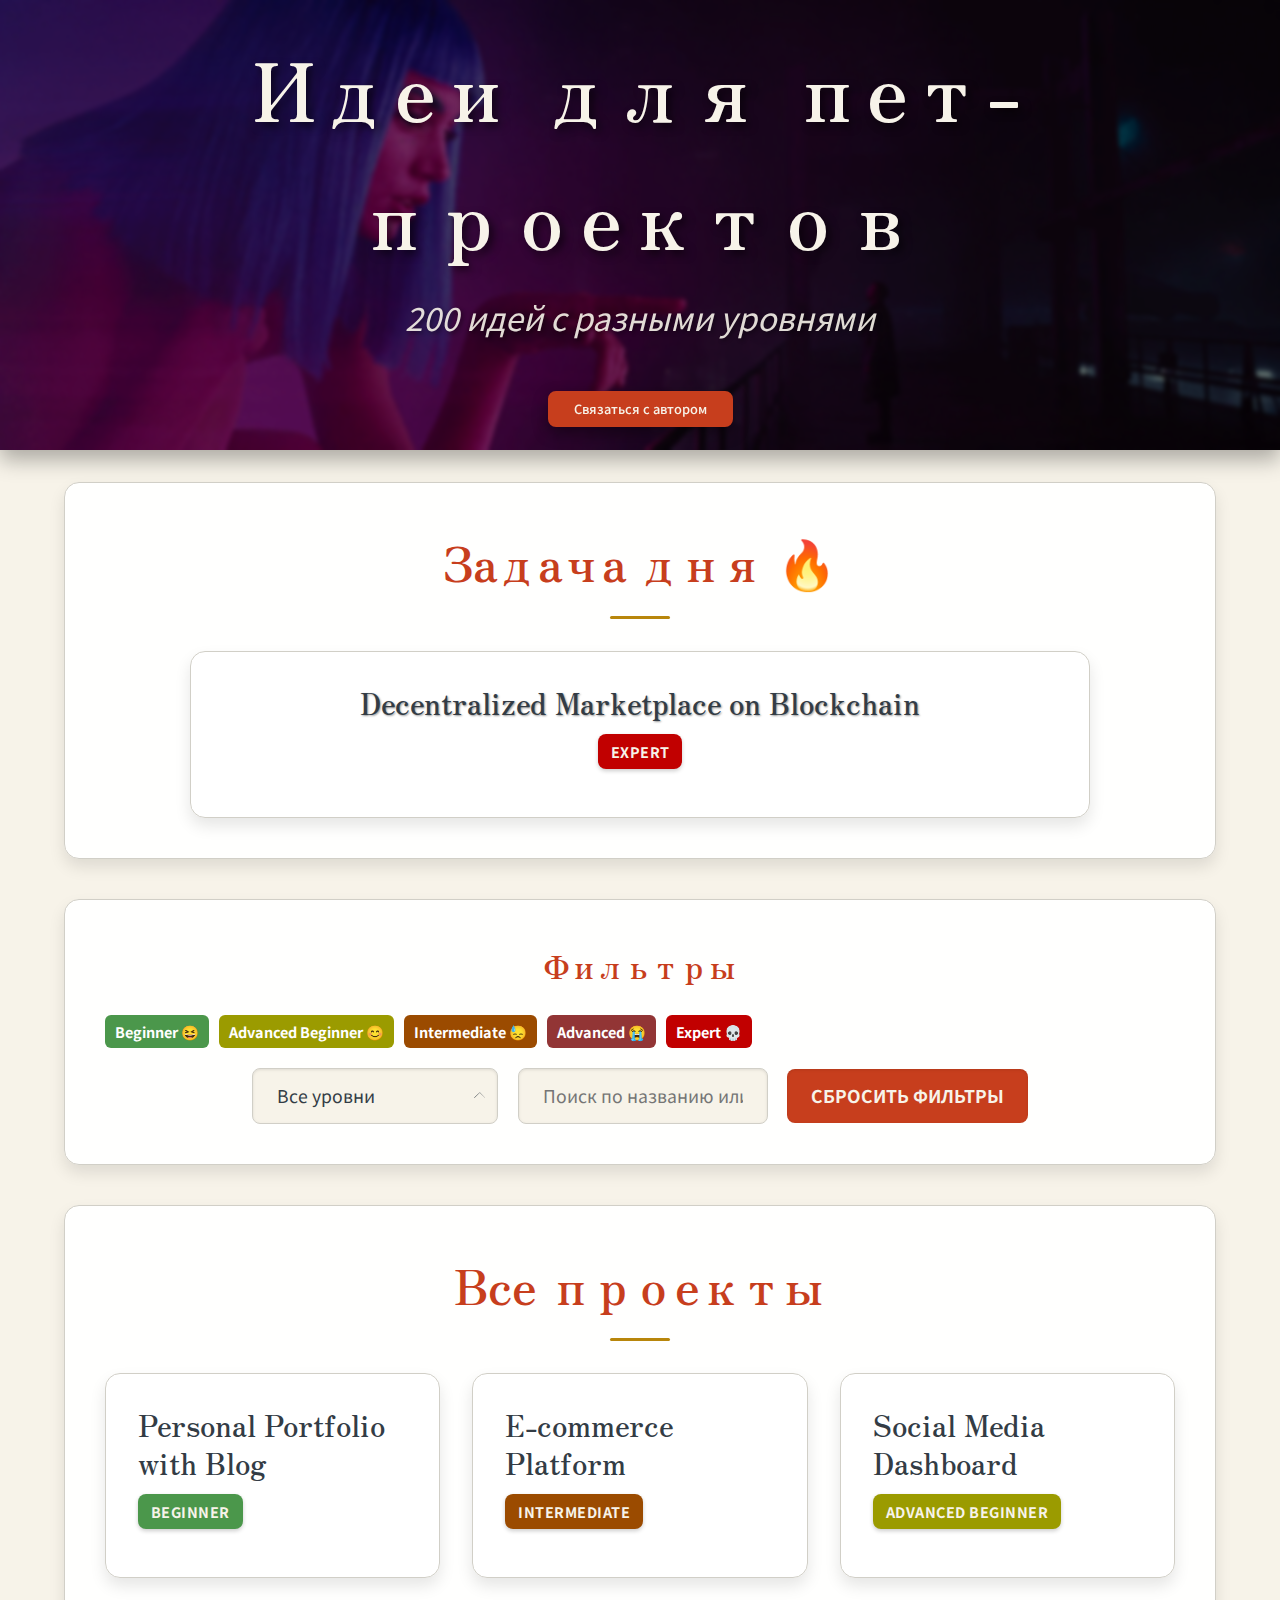
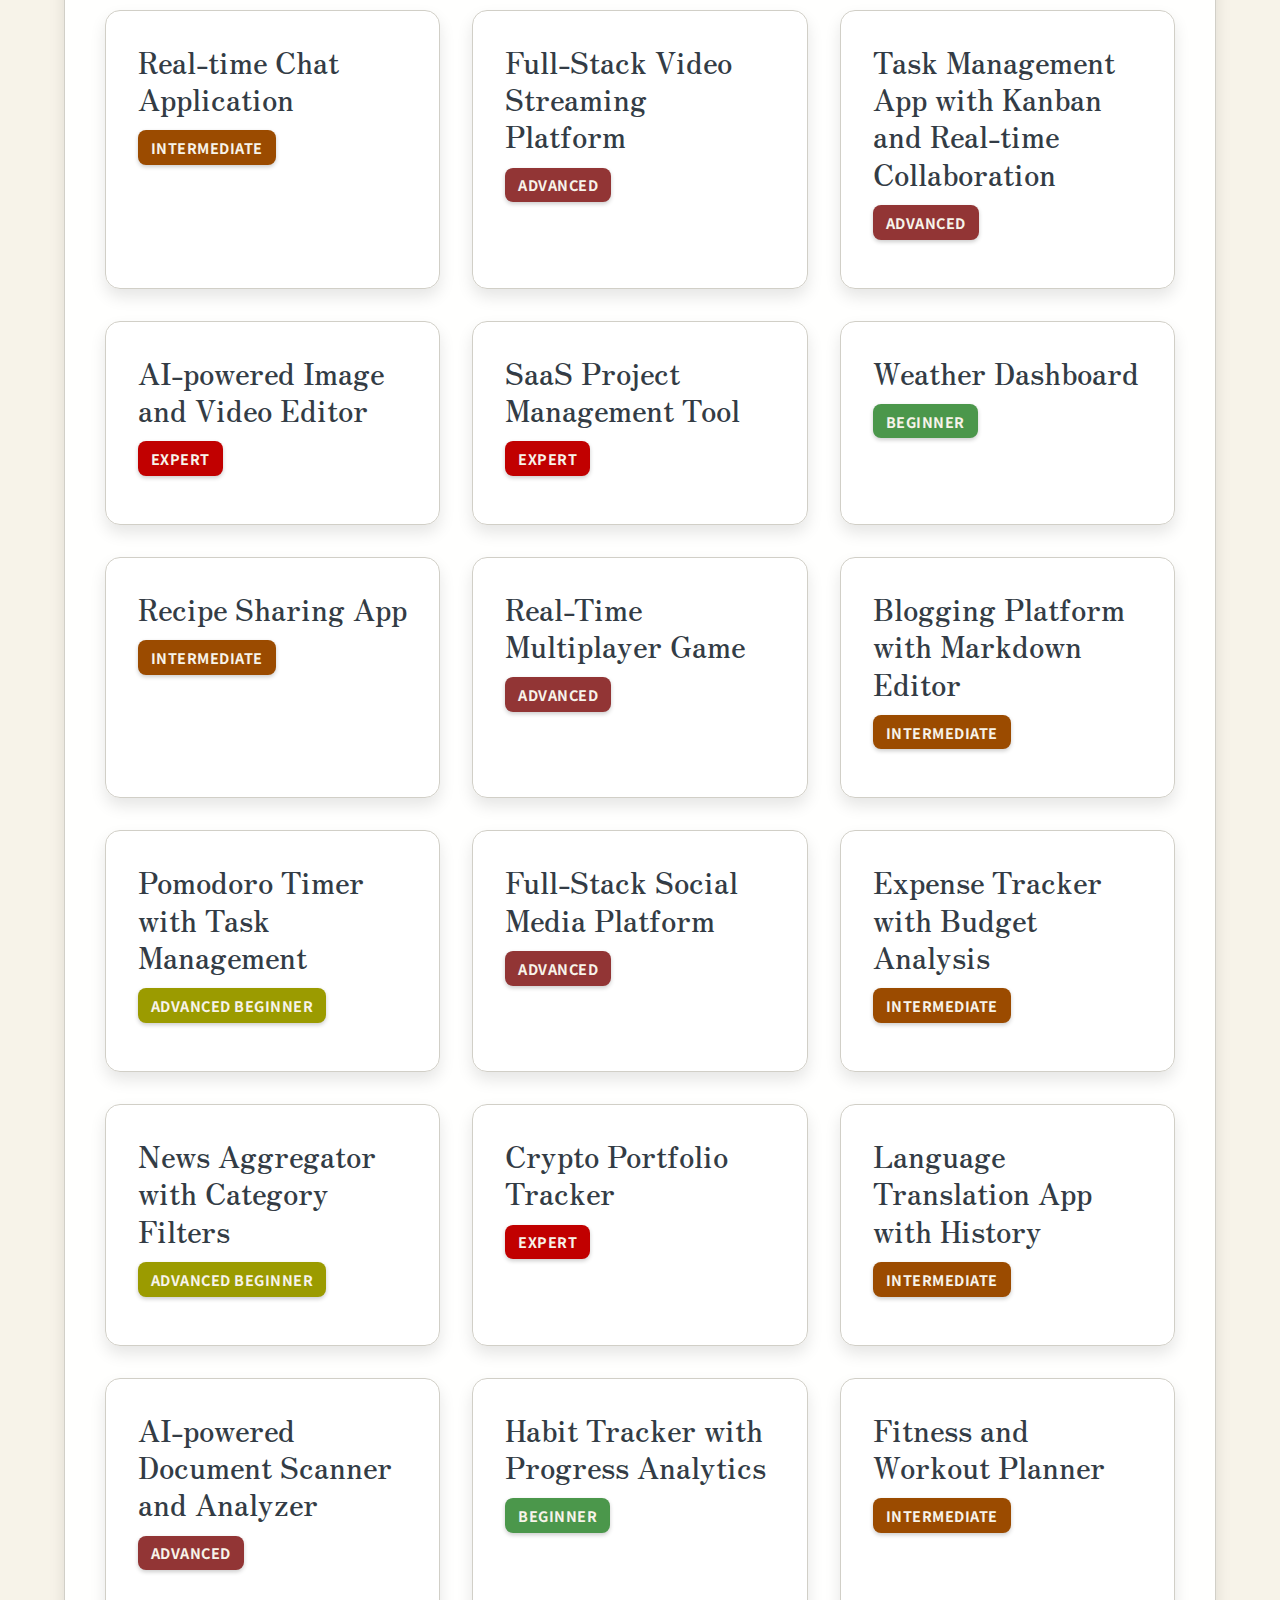
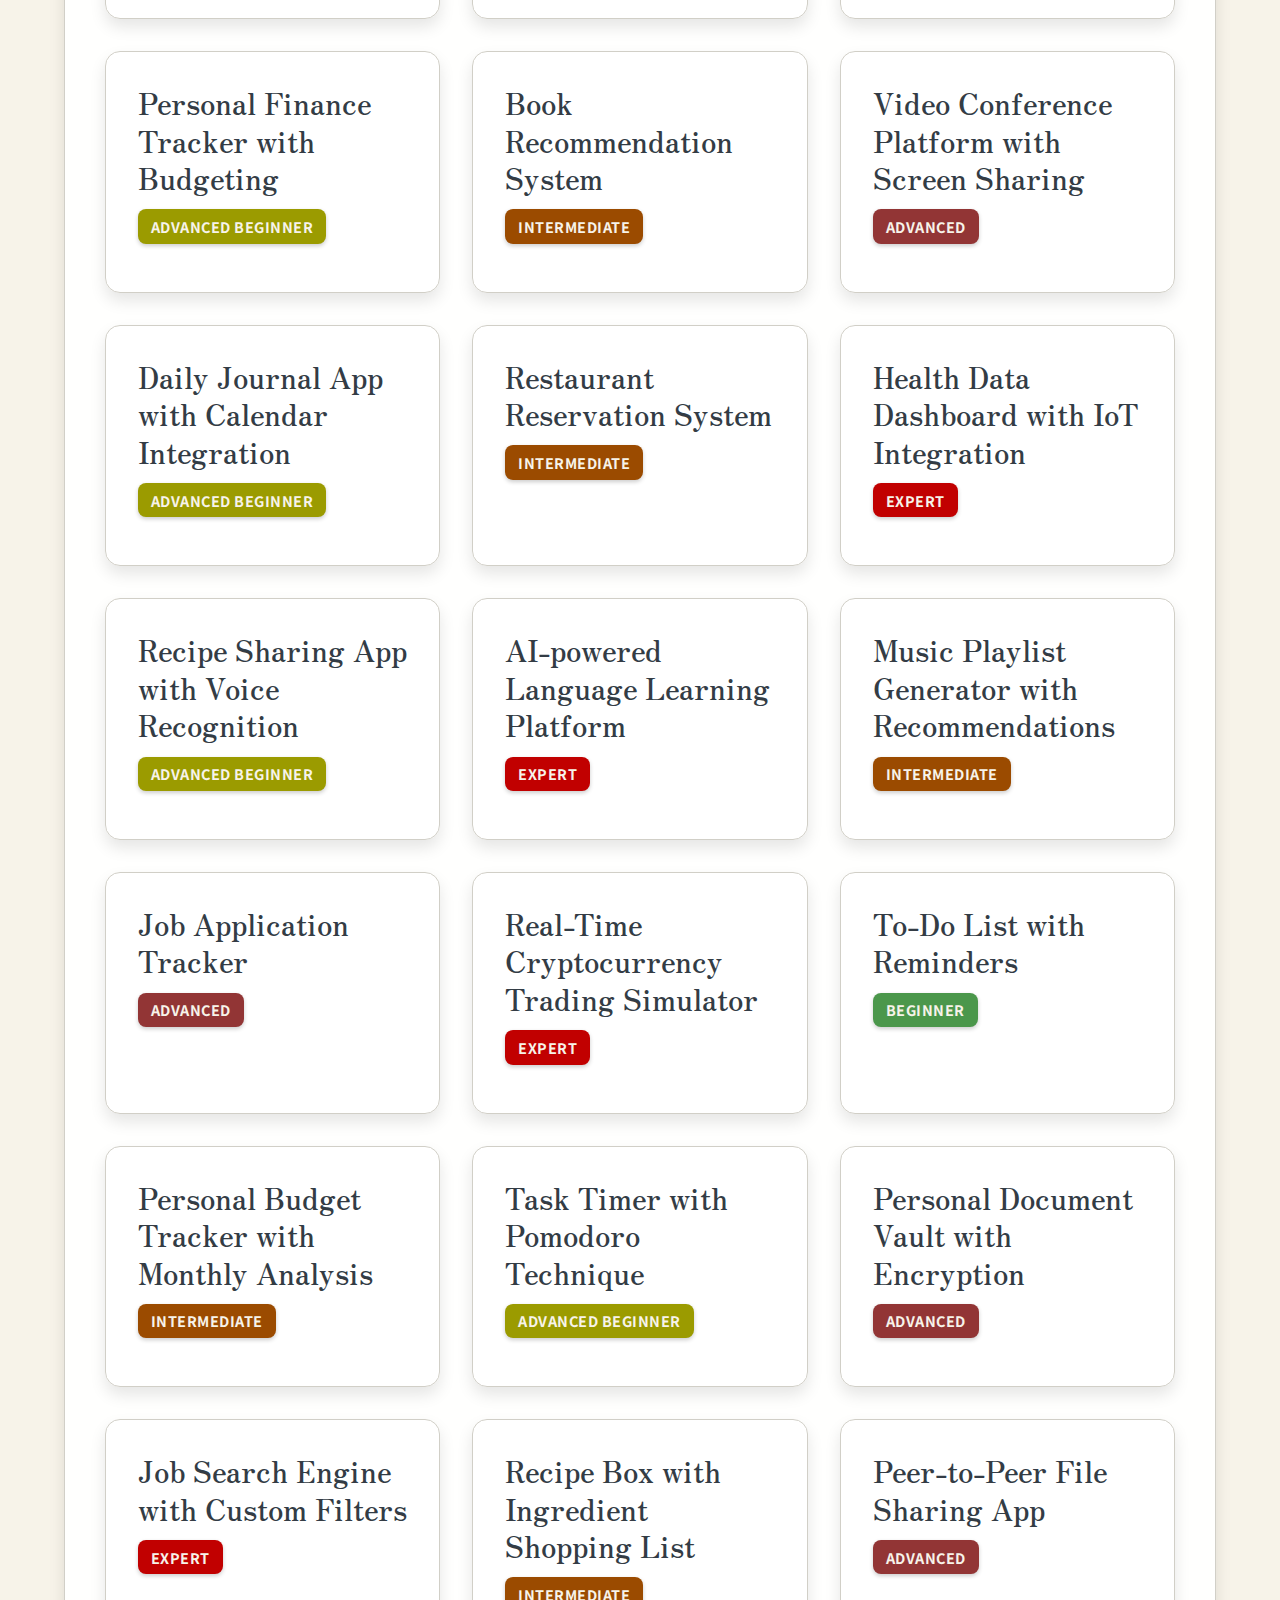
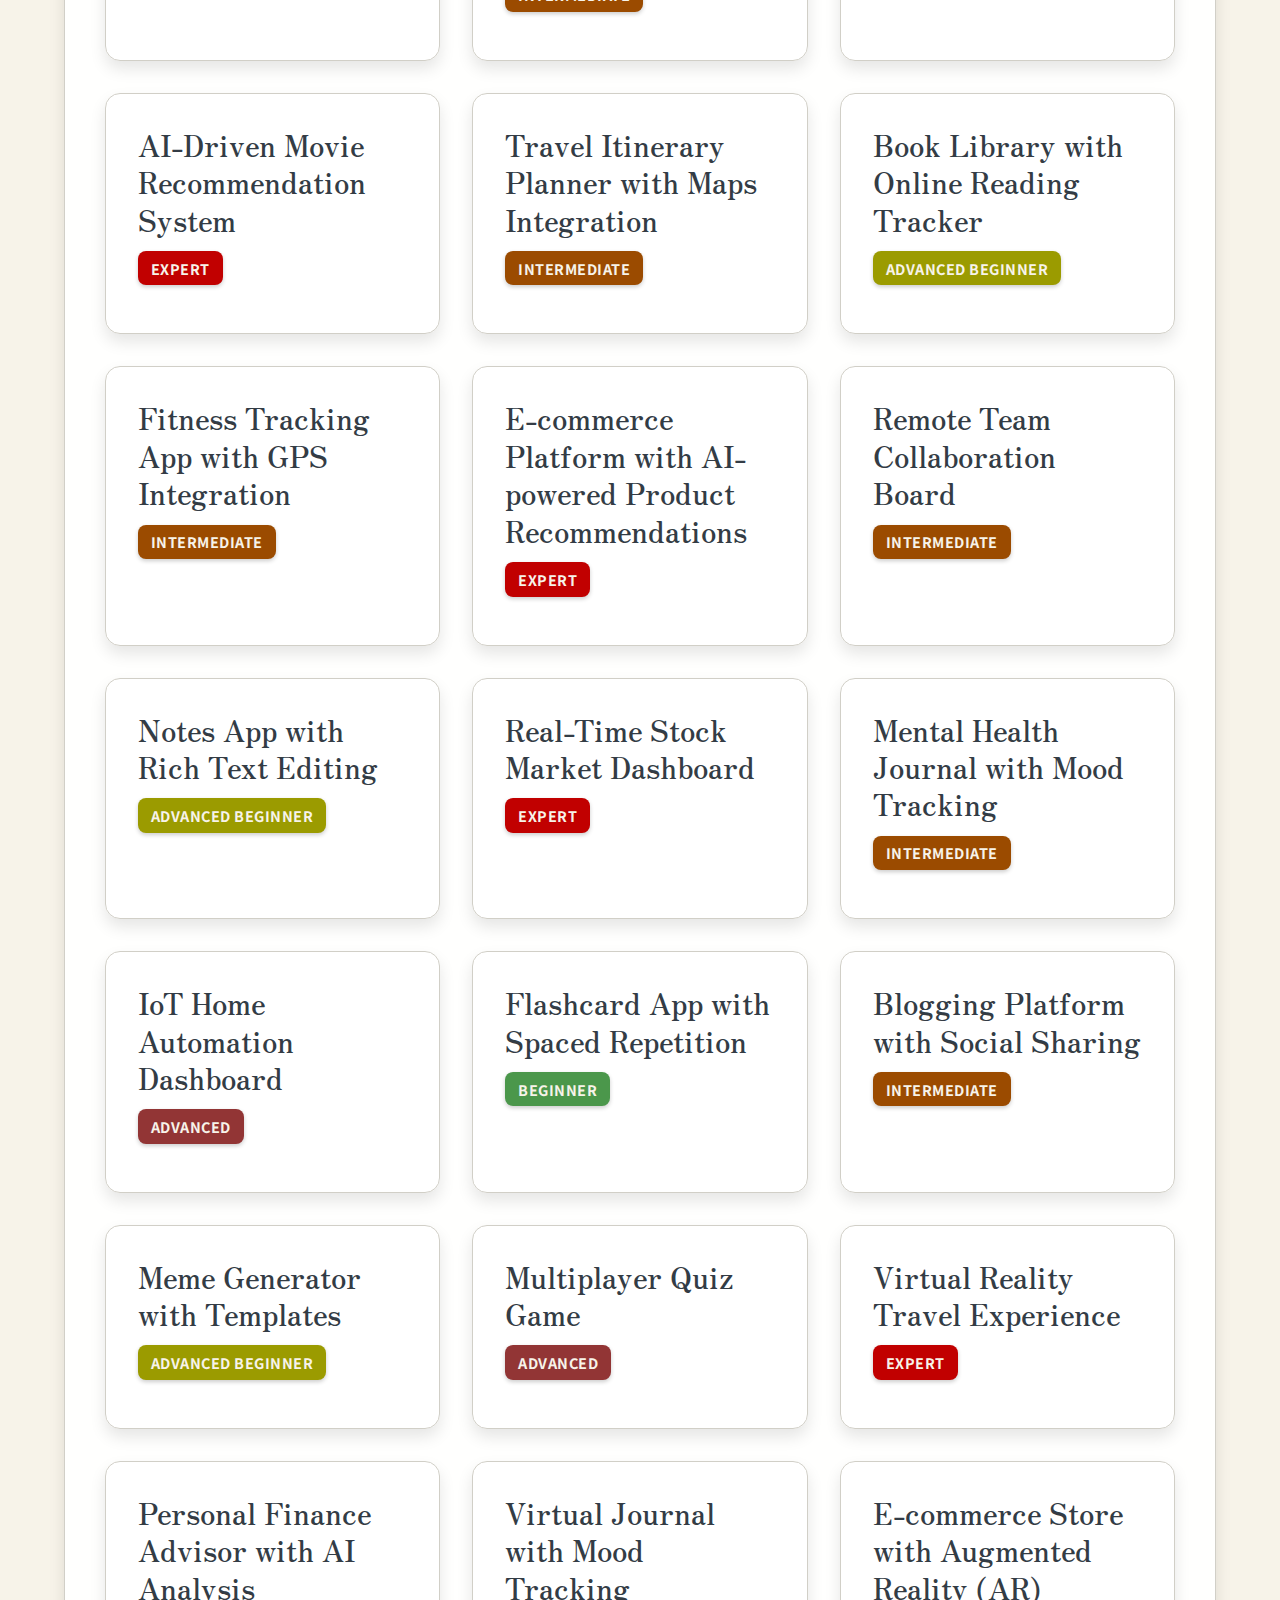
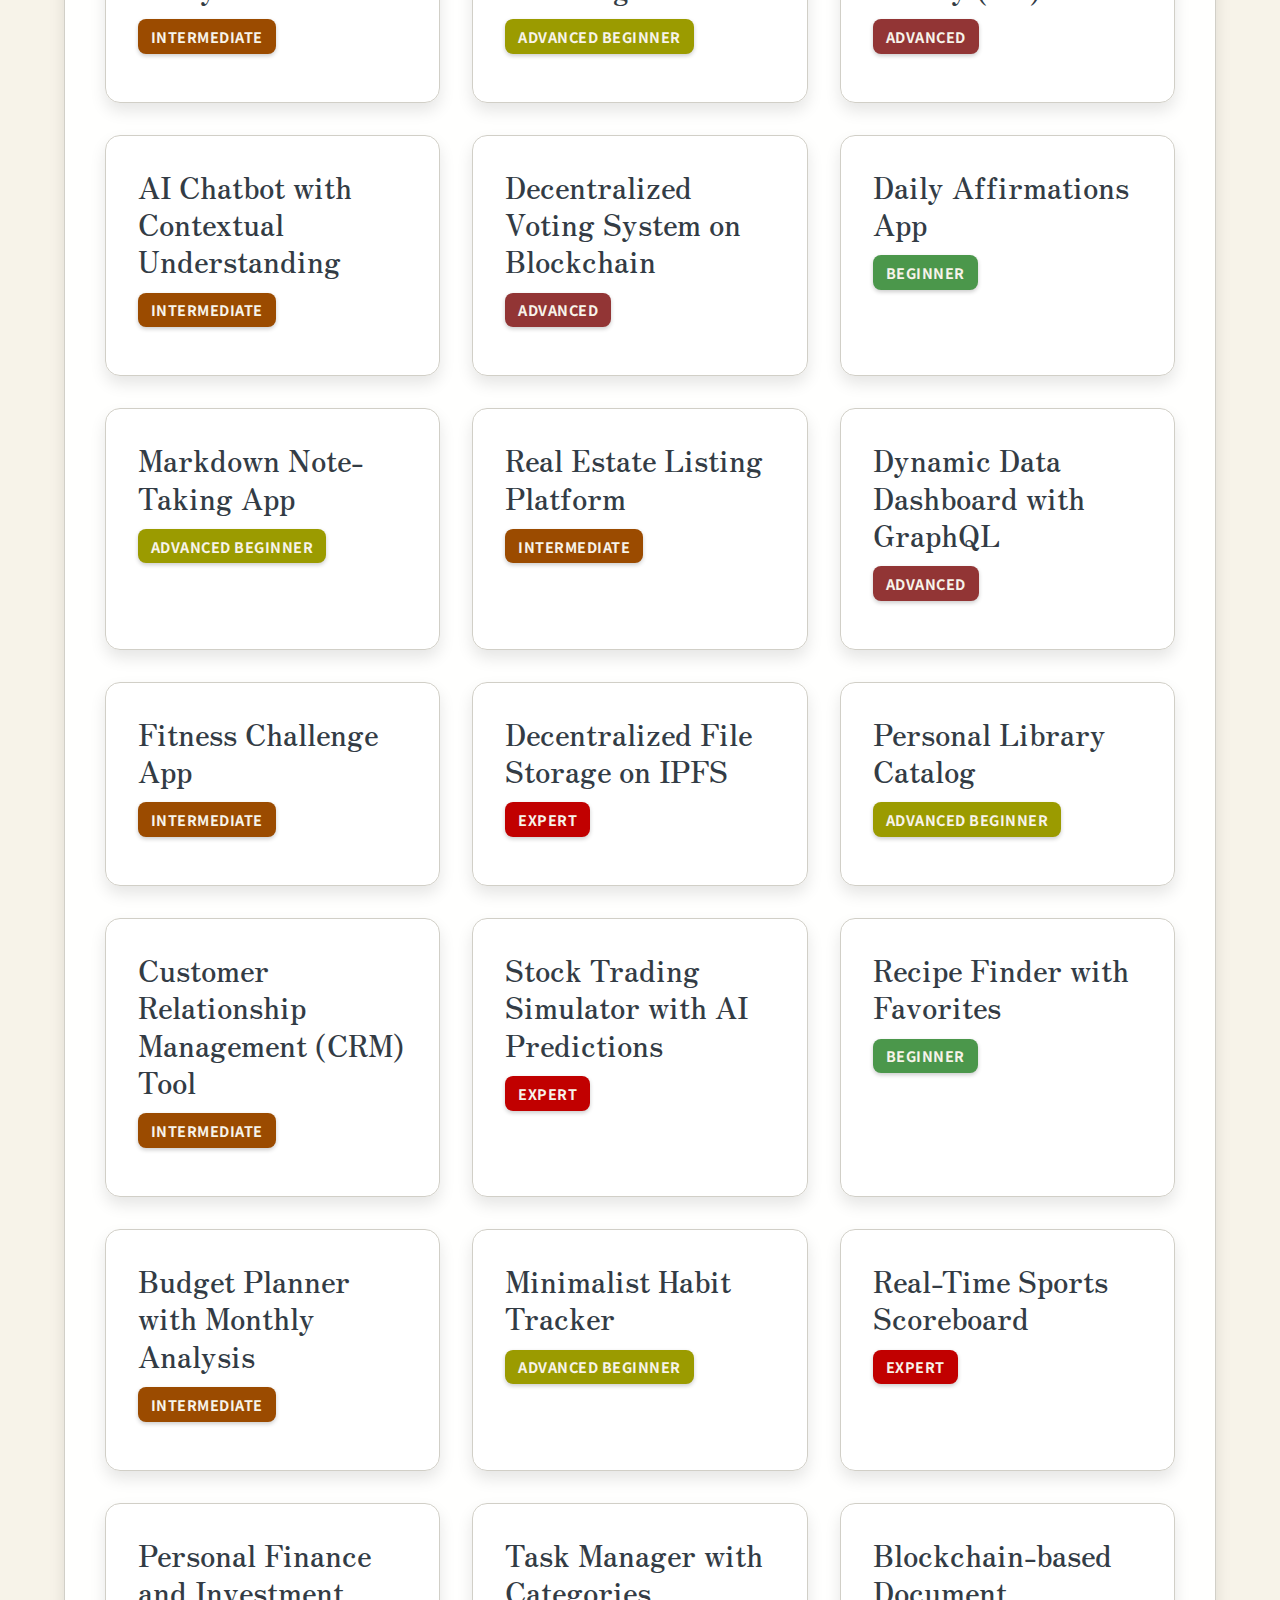
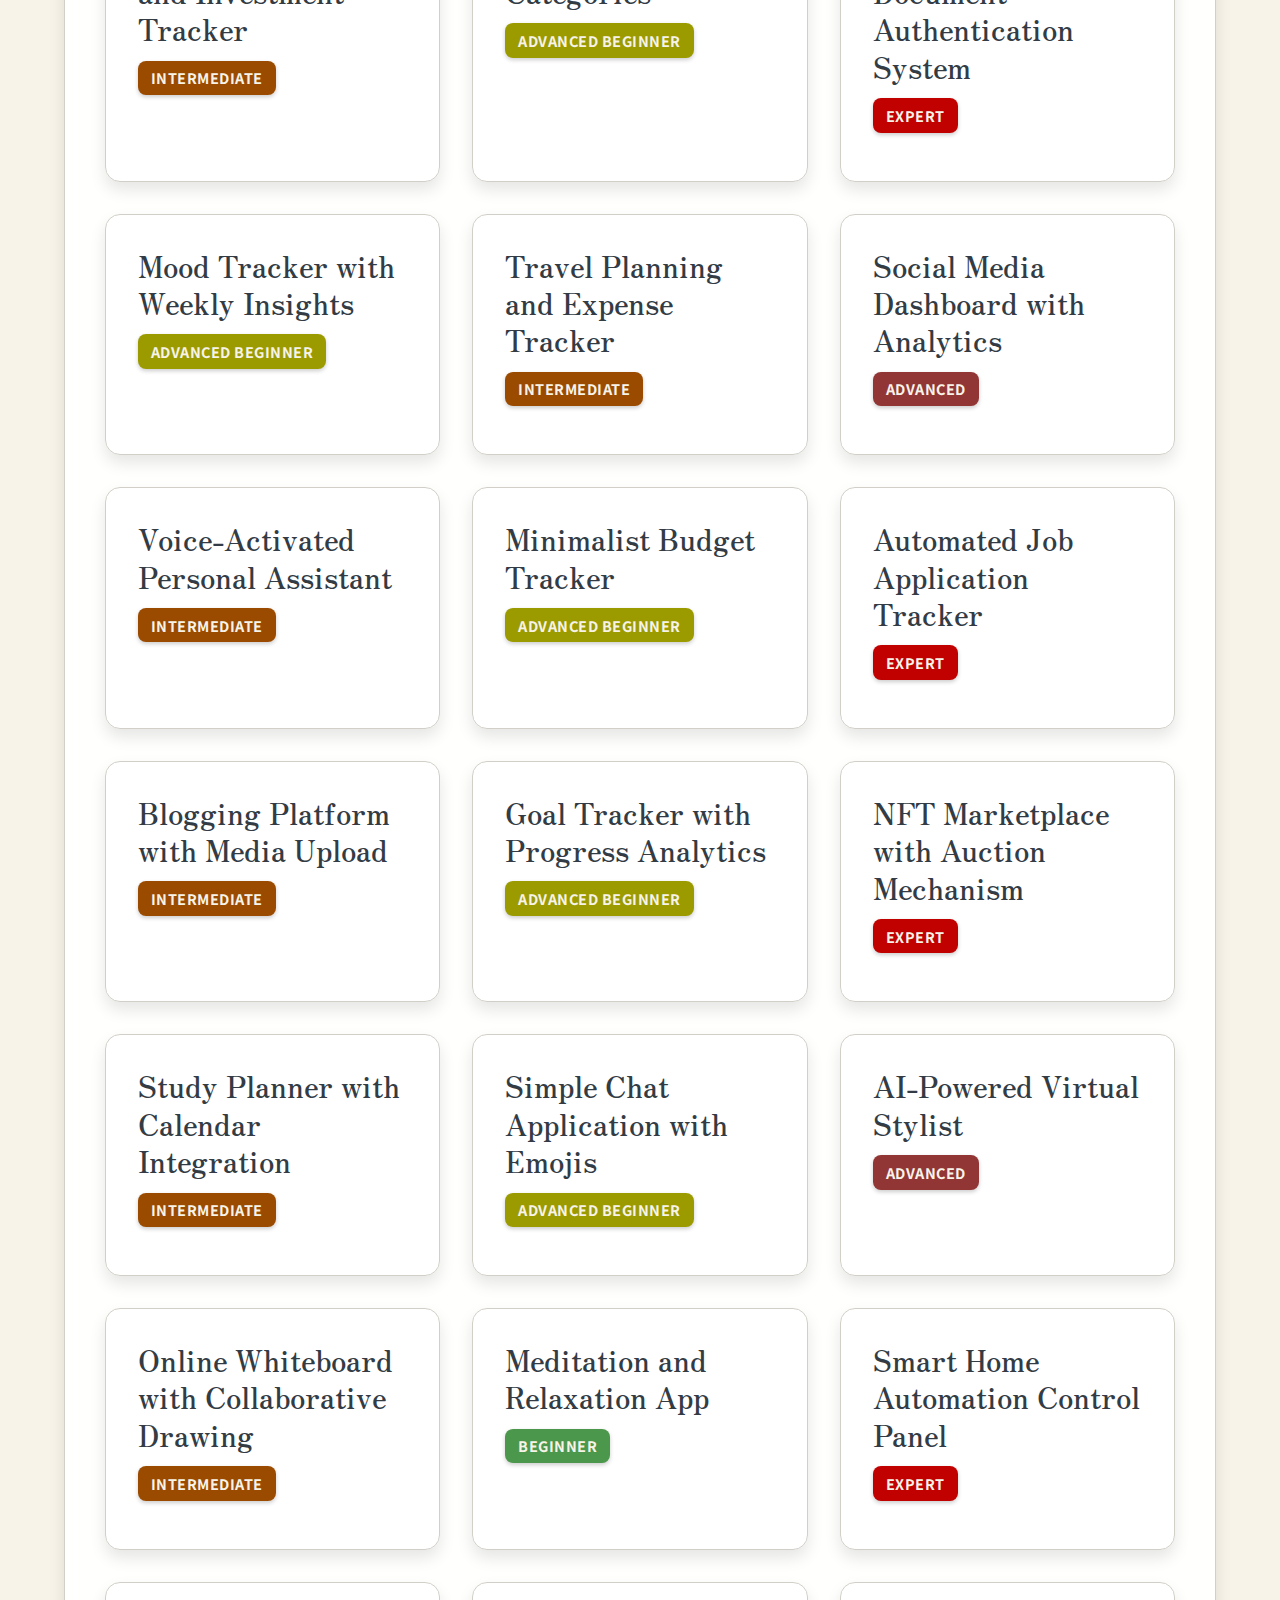
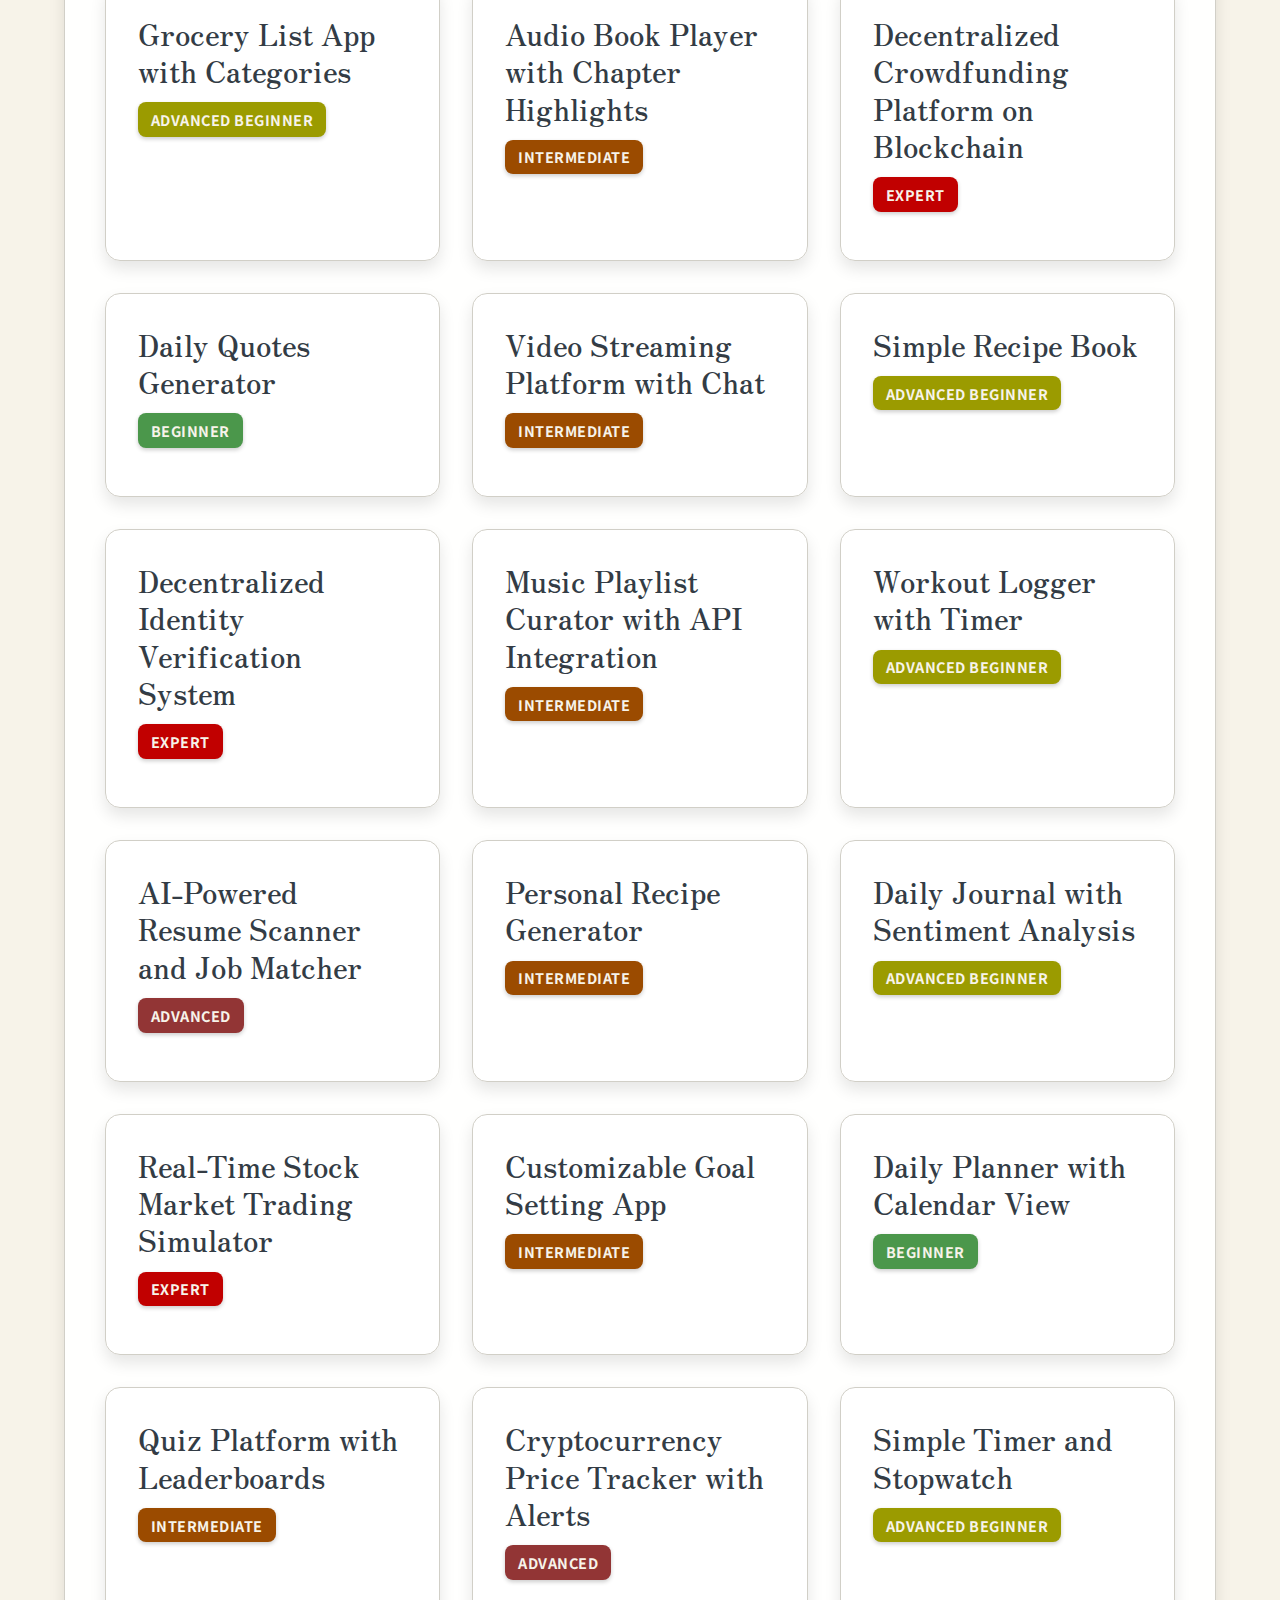
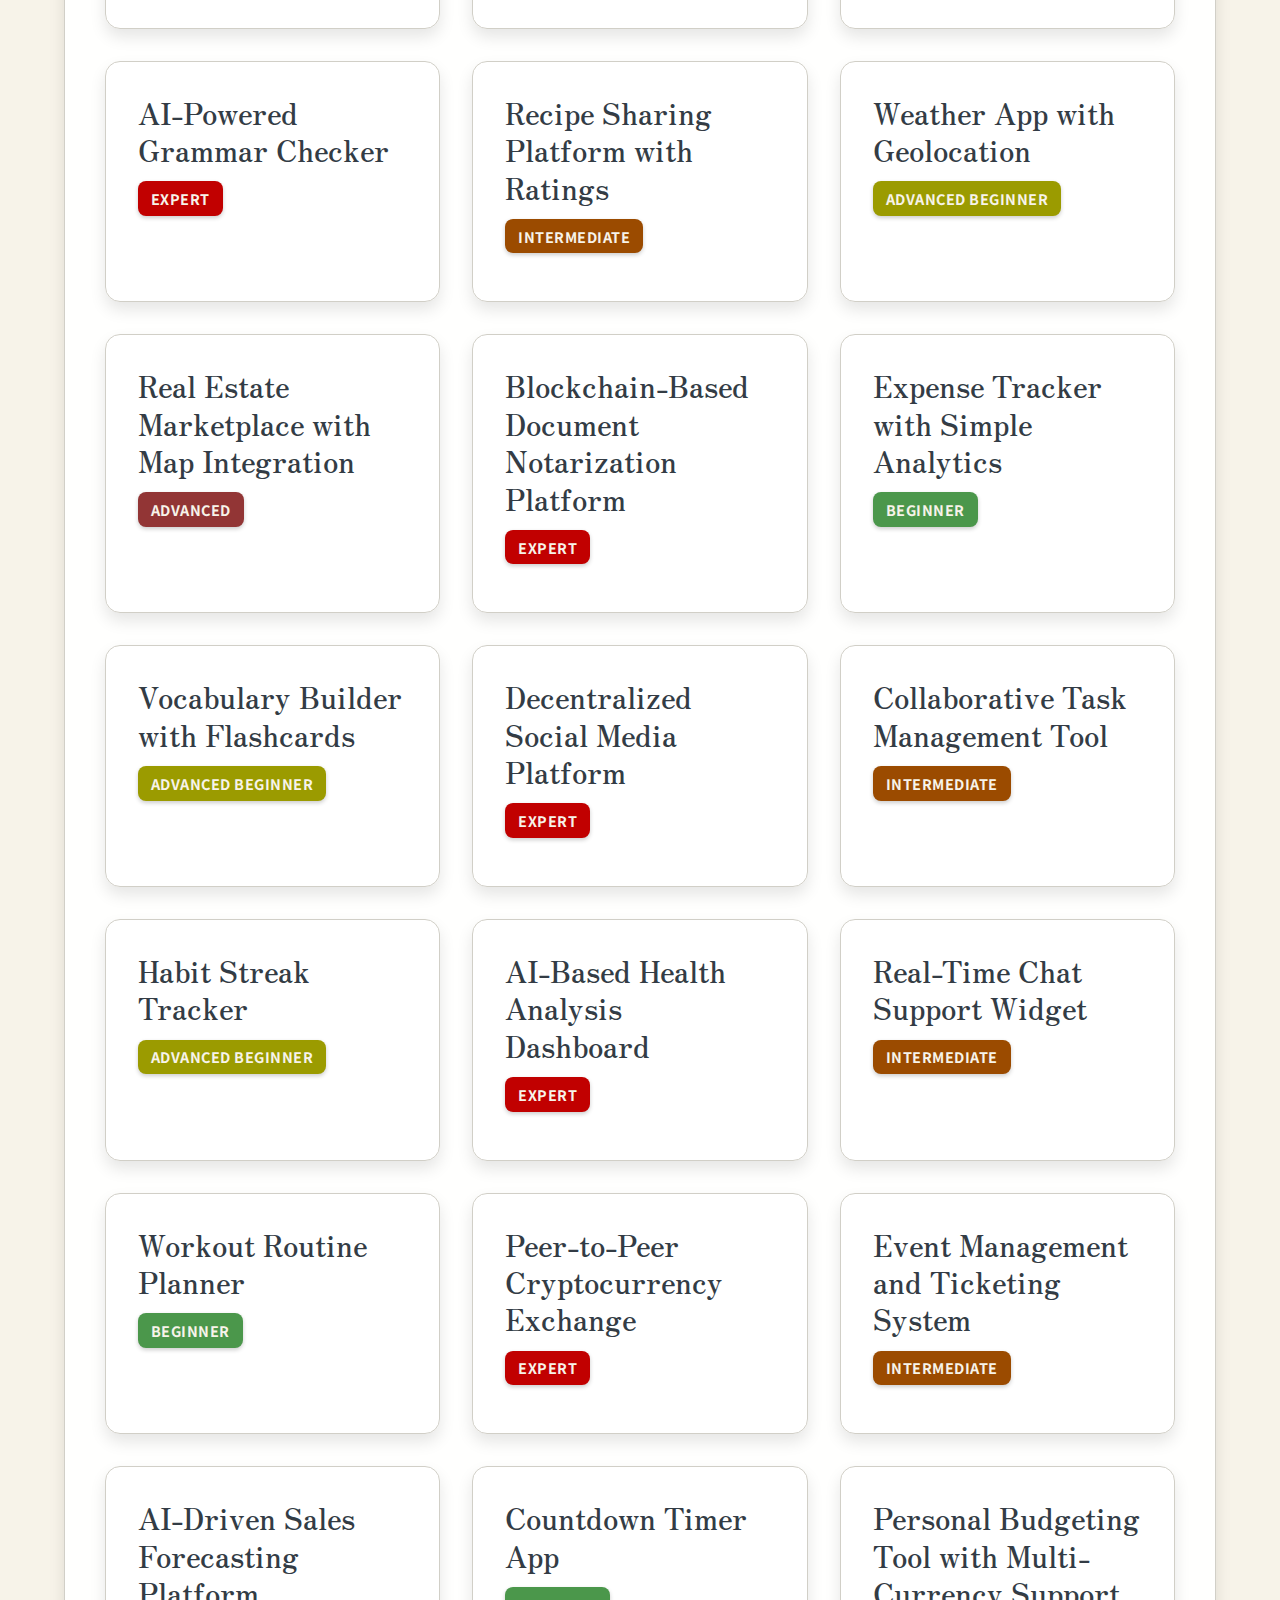
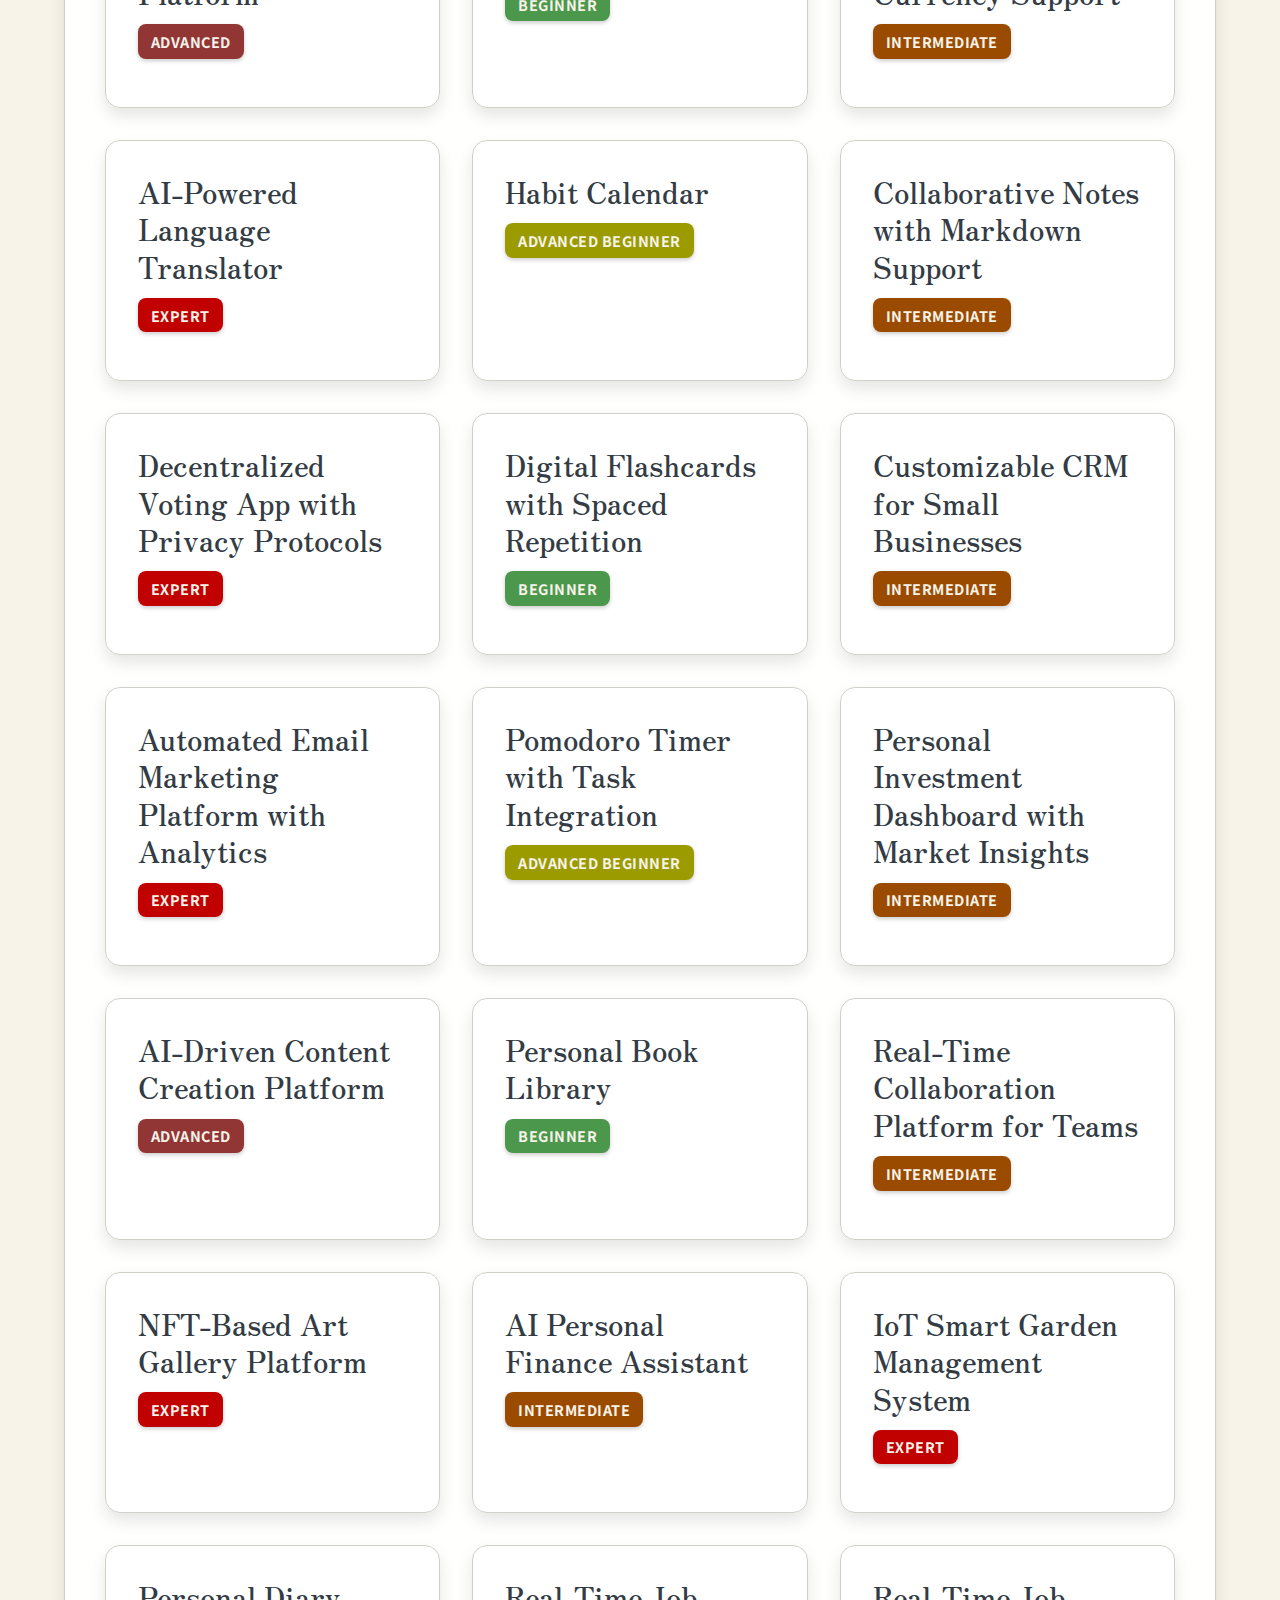
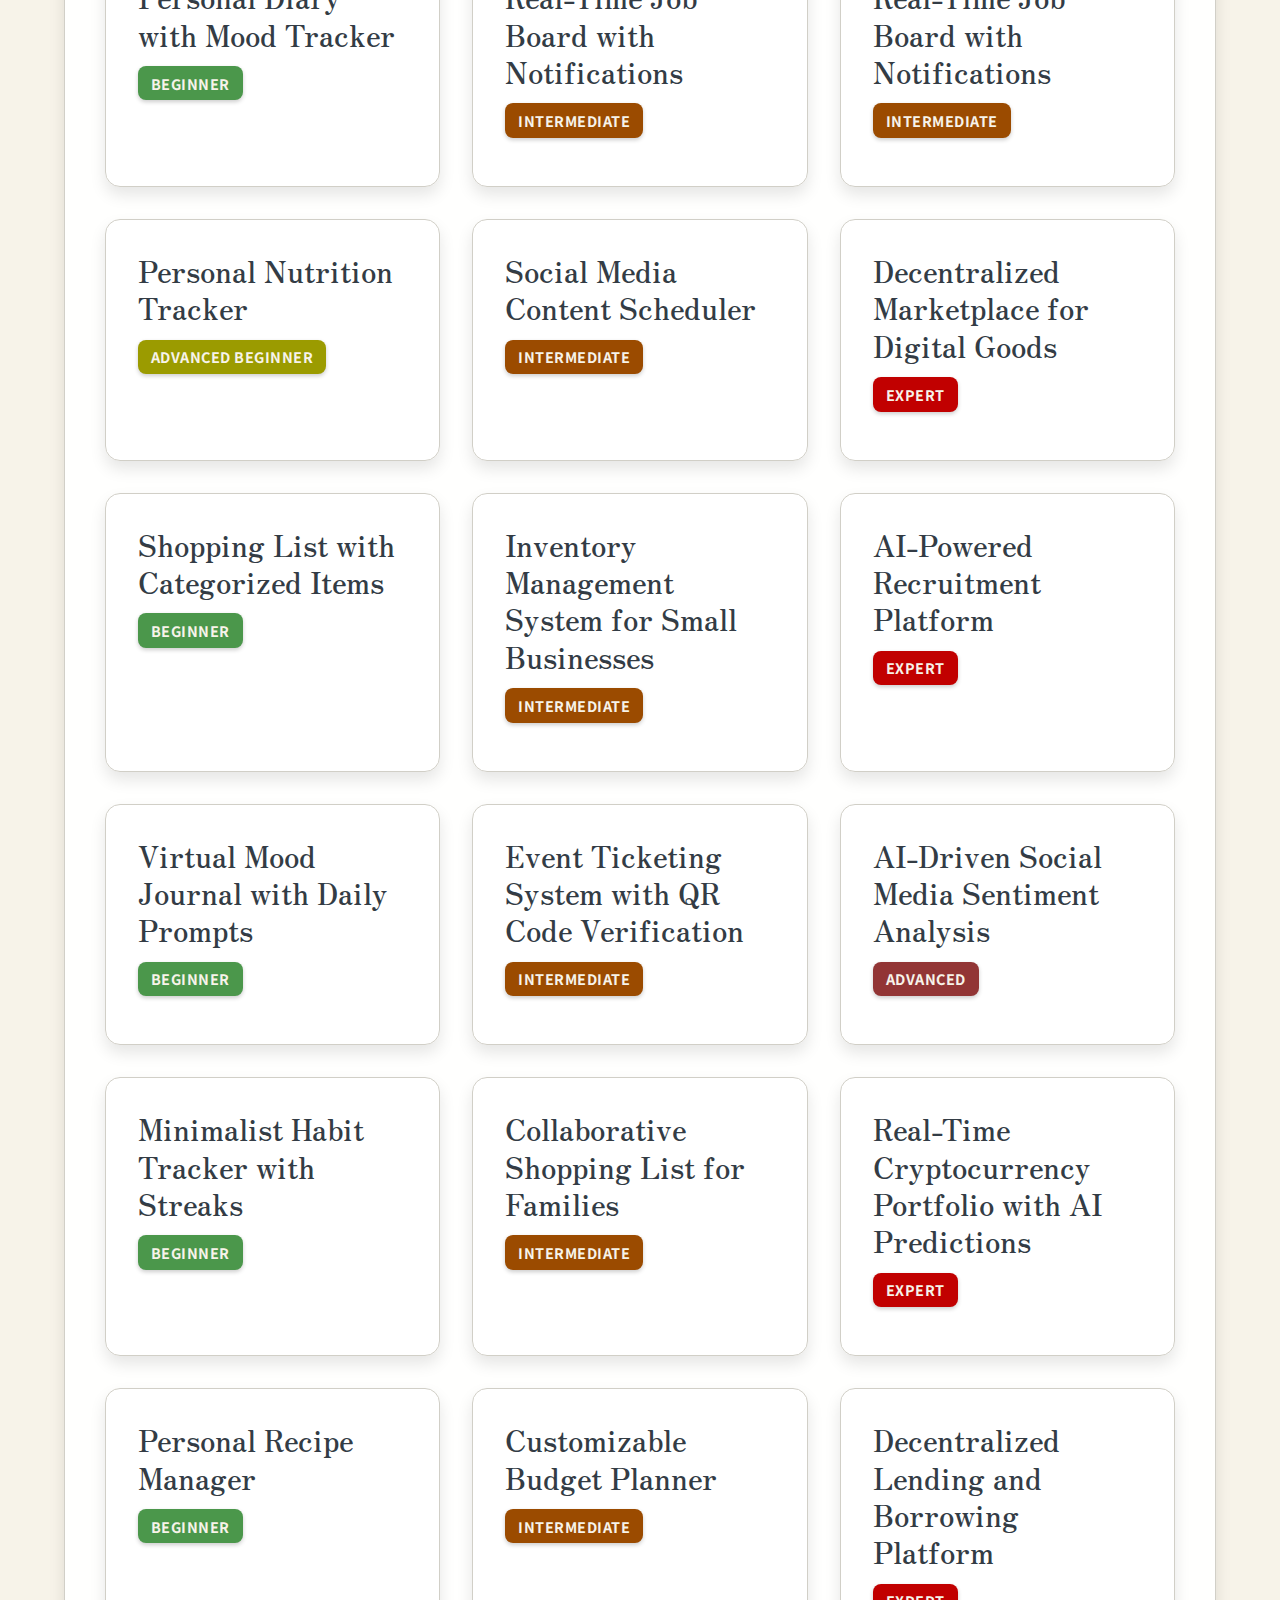
<file: index.html>
<!DOCTYPE html>
<html lang="ru">
<head>
    <meta charset="UTF-8">
    <meta name="viewport" content="width=device-width, initial-scale=1.0">
    <title>200 - Пет</title>
    <link rel="stylesheet" href="css/style.css">
    <link rel="stylesheet" href="https://cdnjs.cloudflare.com/ajax/libs/font-awesome/6.0.0-beta3/css/all.min.css">
</head>
<body>
    <header class="header">
        <div class="header-content">
            <h1>Идеи для пет-проектов</h1>
            <p>200 идей с разными уровнями</p>
            <a href="https://www.instagram.com/eldar.xc" target="_blank" class="contact-button">
                Связаться с автором
            </a>
        </div>
    </header>

    <main class="container">
        <section class="daily-task-section">
            <h2>Задача дня 🔥</h2>
            <div id="dailyTask" class="task-card daily-task-card">
                </div>
        </section>

        <section class="filters-section">
            <h3>Фильтры</h3>
            <div class="difficulty-legend">
                <div class="difficulty Beginner">Beginner 😆</div>
                <div class="difficulty AdvancedBeginner">Advanced Beginner 😊</div>
                <div class="difficulty Intermediate">Intermediate 😓</div>
                <div class="difficulty Advanced">Advanced 😭</div>
                <div class="difficulty Expert">Expert 💀</div>
            </div>
            <div class="filters">
                <select id="difficultyFilter">
                    <option value="all">Все уровни</option>
                    <option value="Beginner">✪ Beginner </option>
                    <option value="Advanced Beginner">✪✪ Advanced Beginner</option>
                    <option value="Intermediate">✪✪✪ Intermediate</option>
                    <option value="Advanced">✪✪✪✪ Advanced</option>
                    <option value="Expert">✪✪✪✪✪ Expert</option>
                </select>
                <input type="text" id="searchBar" placeholder="Поиск по названию или описанию...">
                <button id="resetFilters">Сбросить фильтры</button>
            </div>
        </section>

        <section class="tasks-list-section">
            <h2>Все проекты</h2>
            <div id="taskList" class="tasks-grid">
                </div>
        </section>
    </main>

    <footer class="footer">
        <p>&copy; 2025 Eldar. Все права защищены.</p>
        <div class="social-icons">
            <a href="https://www.instagram.com/eldar.xc" target="_blank" aria-label="Instagram">
                <i class="fab fa-instagram"></i>
            </a>
            <a href="https://github.com/eldar-05" target="_blank" aria-label="GitHub">
                <i class="fab fa-github"></i>
            </a>
        </div>
    </footer>

    <script src="js/script.js"></script>
</body>
</html>
</file>
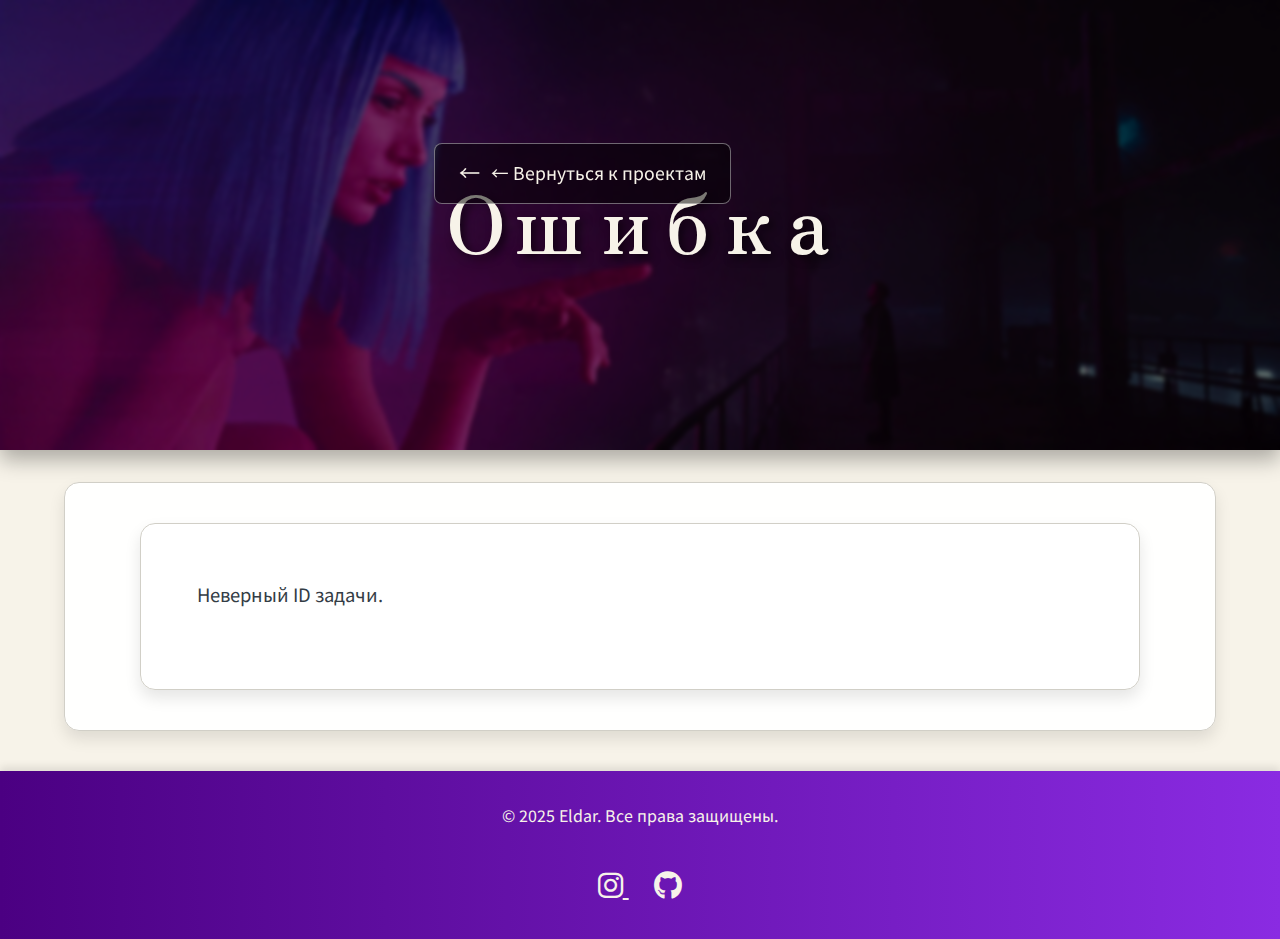
<file: task-details.html>
<!DOCTYPE html>
<html lang="ru">
<head>
    <meta charset="UTF-8">
    <meta name="viewport" content="width=device-width, initial-scale=1.0">
    <title>Подробности Проекта</title>
    <link rel="stylesheet" href="css/style.css">
    <link rel="stylesheet" href="https://cdnjs.cloudflare.com/ajax/libs/font-awesome/6.0.0-beta3/css/all.min.css">
</head>
<body>
    <header class="header">
        <div class="header-content">
            <a href="index.html" class="back-link">&larr; Вернуться к проектам</a>
            <h1 id="taskDetailsTitle"></h1>
        </div>
    </header>

    <main class="container">
        <section class="task-details-section">
            <div id="taskDetailsContent" class="task-card detailed-card">
                </div>
        </section>
    </main>

    <footer class="footer">
        <p>&copy; 2025 Eldar. Все права защищены.</p>
        <div class="social-icons">
            <a href="https://www.instagram.com/eldar.xc" target="_blank" aria-label="Instagram">
                <i class="fab fa-instagram"></i>
            </a>
            <a href="https://github.com/eldar-05" target="_blank" aria-label="GitHub">
                <i class="fab fa-github"></i>
            </a>
        </div>
    </footer>

    <script src="js/task-details.js"></script>
</body>
</html>
</file>
<file: css/style.css>
@import url('https://fonts.googleapis.com/css2?family=Noto+Sans+JP:wght@300;400;700&family=Zen+Old+Mincho&display=swap');

:root {
    --color-bg-primary: #F7F3E9; 
    --color-bg-secondary: rgba(255, 255, 255, 0.95); 
    --color-text-dark: #333C45; 
    --color-text-light: #F7F3E9; 
    --color-accent-red: #C73E1D; 
    --color-accent-gold: #B8860B; 
    --color-border: #D1CFC7; 
    --color-shadow: rgba(0, 0, 0, 0.1);

    --daily-card-bg-gradient: linear-gradient(135deg, #FF7E5F, #FEB47B);

    --font-heading: 'Zen Old Mincho', serif;
    --font-body: 'Noto Sans JP', sans-serif;

    --border-radius-soft: 8px;
    --border-radius-card: 15px;
    --box-shadow-soft: 0 4px 8px var(--color-shadow);
    --box-shadow-medium: 0 8px 16px var(--color-shadow);
}

* {
    margin: 0;
    padding: 0;
    box-sizing: border-box;
}

body {
    font-family: var(--font-body);
    line-height: 1.6;
    color: var(--color-text-dark);
    background-color: var(--color-bg-primary);
    overflow-x: hidden;
    position: relative;
    min-height: 100vh;
}

.container {
    max-width: 1200px;
    margin: 2rem auto;
    padding: 0 1.5rem;
    position: relative;
    z-index: 1;
}

.header {
    width: 100%;
    height: 450px;
    background-image: url('../image/back.gif');
    background-size: cover;
    background-position: center;
    background-repeat: no-repeat;
    display: flex;
    align-items: center;
    justify-content: center;
    position: relative;
    overflow: hidden;
    box-shadow: 0 10px 20px rgba(0, 0, 0, 0.3);
    text-align: center;
}

.header::before {
    content: '';
    position: absolute;
    top: 0;
    left: 0;
    width: 100%;
    height: 100%;
    background: rgba(0, 0, 0, 0.5);
    backdrop-filter: blur(2px);
    z-index: 0;
}

.header-content {
    position: relative;
    z-index: 1; 
    color: var(--color-text-light);
    padding: 2rem;
}

.header h1 {
    font-family: var(--font-heading);
    font-size: 5rem;
    margin-bottom: 0.8rem;
    letter-spacing: 5px; 
    text-shadow: 4px 4px 8px rgba(0, 0, 0, 0.6); 
    animation: fadeInDown 1s ease-out; 
}

.header p {
    font-size: 2rem; 
    opacity: 0.9;
    font-style: italic;
    margin-bottom: 3rem;
    text-shadow: 2px 2px 4px rgba(0, 0, 0, 0.5);
    animation: fadeInUp 1s ease-out 0.2s; 
}

.contact-button {
    display: inline-block;
    background-color: var(--color-accent-red);
    color: var(--color-text-light);
    padding: 0.35rem 1.5rem; 
    border-radius: var(--border-radius-soft);
    text-decoration: none;
    font-size: 0.8rem; 
    font-weight: 500;
    transition: background-color 0.3s ease, transform 0.2s ease, box-shadow 0.3s ease;
    box-shadow: 0 6px 15px rgba(0, 0, 0, 0.4); 
    border: 2px solid var(--color-accent-red);
    animation: zoomIn 1s ease-out 0.4s; 
}

.contact-button:hover {
    background-color: #A03117;
    transform: translateY(-5px) scale(1.05);
    box-shadow: 0 10px 20px rgba(0, 0, 0, 0.5);
}

.back-link {
    display: inline-flex;
    align-items: center;
    color: var(--color-text-light);
    text-decoration: none;
    font-size: 1.1rem;
    padding: 0.8rem 1.5rem;
    background-color: rgba(0, 0, 0, 0.5);
    border-radius: var(--border-radius-soft);
    transition: background-color 0.3s ease, transform 0.2s ease;
    position: absolute;
    top: 20px;
    left: 20px;
    z-index: 2; 
    border: 1px solid rgba(255, 255, 255, 0.4);
}

.back-link:hover {
    background-color: rgba(0, 0, 0, 0.7);
    transform: translateX(-5px);
}
.back-link::before {
    content: '\2190';
    display: inline-block;
    margin-right: 0.5em;
    font-size: 1.2em;
}

@keyframes fadeInDown {
    from { opacity: 0; transform: translateY(-50px); }
    to { opacity: 1; transform: translateY(0); }
}

@keyframes fadeInUp {
    from { opacity: 0; transform: translateY(50px); }
    to { opacity: 1; transform: translateY(0); }
}

@keyframes zoomIn {
    from { opacity: 0; transform: scale(0.8); }
    to { opacity: 1; transform: scale(1); }
}

section {
    background-color: var(--color-bg-secondary);
    padding: 2.5rem;
    border-radius: var(--border-radius-card);
    box-shadow: var(--box-shadow-medium);
    margin-bottom: 2.5rem;
    border: 1px solid var(--color-border);
}

section h2 {
    font-family: var(--font-heading);
    font-size: 3rem;
    color: var(--color-accent-red);
    text-align: center;
    margin-bottom: 2rem;
    position: relative;
}

section h2::after {
    content: '';
    display: block;
    width: 60px;
    height: 3px;
    background-color: var(--color-accent-gold);
    margin: 1rem auto 0;
    border-radius: 2px;
}

.daily-task-section {
    text-align: center;
}

.daily-task-card {
    background: var(--daily-card-bg-gradient);
    color: var(--color-text-light);
    border-radius: var(--border-radius-card);
    padding: 3rem;
    box-shadow: var(--box-shadow-medium);
    border: 3px solid var(--color-accent-gold);
    transition: transform 0.4s ease, box-shadow 0.4s ease;
    cursor: pointer;
    max-width: 900px;
    margin: 0 auto;
    position: relative;
    overflow: hidden;
}

.daily-task-card::before {
    content: '今日';
    position: absolute;
    top: 15px;
    right: 15px;
    font-family: var(--font-heading);
    font-size: 3.5rem;
    color: rgba(255, 255, 255, 0.2);
    transform: rotate(15deg);
    pointer-events: none;
    z-index: 0;
}

.daily-task-card:hover {
    transform: translateY(-10px) scale(1.01);
    box-shadow: 0 18px 36px rgba(0, 0, 0, 0.3);
}

.daily-task-card h3 {
    font-family: var(--font-heading);
    font-size: 2.8rem;
    margin-bottom: 1rem;
    color: var(--color-text-light);
    text-shadow: 1px 1px 2px rgba(0,0,0,0.4);
    position: relative;
    z-index: 1;
}

.filters-section h3 {
    font-family: var(--font-heading);
    font-size: 2rem;
    color: var(--color-accent-red);
    margin-bottom: 1.5rem;
    text-align: center;
}

.filters {
    display: flex;
    flex-wrap: wrap;
    gap: 1.2rem;
    justify-content: center;
    align-items: center;
}

.filters select,
.filters input[type="text"],
.filters button {
    padding: 0.9rem 1.5rem;
    border: 1px solid var(--color-border);
    border-radius: var(--border-radius-soft);
    font-family: var(--font-body);
    font-size: 1.1rem;
    outline: none;
    background-color: var(--color-bg-primary);
    color: var(--color-text-dark);
    box-shadow: inset 0 1px 3px rgba(0,0,0,0.1);
}

.filters select {
    appearance: none;
    background-image: url('data:image/svg+xml;charset=US-ASCII,%3Csvg%20xmlns%3D%22http%3A%2F%2Fwww.w3.org%2F2000%2Fsvg%22%20width%3D%22292.4%22%20height%3D%22292.4%22%3E%3Cpath%20fill%3D%22%23333C45%22%20d%3D%22M287%2C197.3L159.2%2C69.5c-3.1-3.1-8.2-3.1-11.3,0L5.4,197.3c-3.1,3.1-3.1,8.2,0,11.3s8.2,3.1,11.3,0l136.1-136.1c-0.1,0.1-0.1,0.1,0,0l136.1,136.1c3.1,3.1,8.2,3.1,11.3,0S290.1,200.4,287,197.3z%22%2F%3E%3C%2Fsvg%3E');
    background-repeat: no-repeat;
    background-position: right 0.7em top 50%;
    background-size: 0.65em auto;
    cursor: pointer;
}


.filters button {
    background-color: var(--color-accent-red);
    color: var(--color-text-light);
    cursor: pointer;
    transition: background-color 0.3s ease, transform 0.2s ease;
    border: none;
    text-transform: uppercase;
    font-weight: 700;
}

.filters button:hover {
    background-color: #A03117;
    transform: translateY(-2px);
}

.tasks-grid {
    display: grid;
    grid-template-columns: repeat(auto-fill, minmax(320px, 1fr));
    gap: 2rem;
}

.task-card {
    background: var(--color-bg-secondary);
    border-radius: var(--border-radius-card);
    padding: 2rem;
    box-shadow: var(--box-shadow-medium);
    transition: transform 0.3s ease, box-shadow 0.3s ease;
    cursor: pointer;
    border: 1px solid var(--color-border);
    position: relative;
    overflow: hidden;
}

.task-card::before {
    content: '';
    position: absolute;
    top: 0;
    left: 0;
    width: 100%;
    height: 5px;
    background: linear-gradient(to right, var(--color-accent-gold), var(--color-accent-red));
    transform: translateY(-100%);
    transition: transform 0.3s ease-out;
}

.task-card:hover::before {
    transform: translateY(0);
}

.task-card:hover {
    transform: translateY(-8px);
    box-shadow: 0 12px 24px rgba(0, 0, 0, 0.2);
}

.task-card h3 {
    font-family: var(--font-heading);
    font-size: 1.8rem;
    margin-bottom: 0.8rem;
    color: var(--color-text-dark);
    line-height: 1.3;
}

.task-card p {
    font-size: 1rem;
    color: #555;
    margin-bottom: 1rem;
}

.task-card .difficulty {
    font-weight: 700;
    padding: 0.4em 0.9em;
    border-radius: var(--border-radius-soft);
    display: inline-block;
    margin-bottom: 1rem;
    color: var(--color-text-light);
    box-shadow: 0 2px 4px rgba(0,0,0,0.2);
    text-transform: uppercase;
    letter-spacing: 0.5px;
}

.difficulty.Beginner { background-color: #4B974B; } 
.difficulty.AdvancedBeginner { background-color: #9B9B00; } 
.difficulty.Intermediate { background-color: #9B4B00; } 
.difficulty.Advanced { background-color: #923535; } 
.difficulty.Expert { background-color: #C10000; } 


.detailed-card {
    background: var(--color-bg-secondary);
    border-radius: var(--border-radius-card);
    padding: 3.5rem;
    box-shadow: var(--box-shadow-medium);
    max-width: 1000px;
    margin: 0 auto;
    text-align: left;
    border: 1px solid var(--color-border);
}

.detailed-card h3 {
    font-family: var(--font-heading);
    font-size: 3.5rem;
    margin-bottom: 1.5rem;
    color: var(--color-accent-red);
    text-align: center;
    position: relative;
    padding-bottom: 1rem;
}

.detailed-card h3::after {
    content: '';
    display: block;
    width: 80px;
    height: 4px;
    background-color: var(--color-accent-gold);
    margin: 0.5rem auto 0;
    border-radius: 2px;
}

.detailed-card p {
    font-size: 1.15rem;
    margin-bottom: 1.5rem;
    color: var(--color-text-dark);
}

.detailed-card .difficulty {
    font-size: 1.2rem;
    padding: 0.6em 1.2em;
    margin-bottom: 2rem;
    display: table;
    margin-left: auto;
    margin-right: auto;
}

.detailed-card .tech-stack,
.detailed-card .features,
.detailed-card .learning-path,
.detailed-card .open-source-focus {
    margin-top: 2rem;
    font-size: 1.05rem;
    color: #444;
    background-color: #fff;
    padding: 1.5rem;
    border-radius: var(--border-radius-soft);
    border: 1px solid var(--color-border);
    box-shadow: 0 2px 5px rgba(0,0,0,0.05);
}

.detailed-card .tech-stack strong,
.detailed-card .features strong,
.detailed-card .learning-path strong,
.detailed-card .open-source-focus strong {
    font-family: var(--font-heading);
    color: var(--color-accent-red);
    display: block;
    margin-bottom: 1rem;
    font-size: 1.5rem;
    text-transform: uppercase;
    letter-spacing: 1px;
}

.detailed-card ul {
    list-style: none;
    padding-left: 0;
    margin-top: 0.5rem;
}

.detailed-card ul li {
    margin-bottom: 0.8rem;
    padding-left: 1.5em;
    position: relative;
}

.detailed-card ul li:before {
    content: '\2022';
    color: var(--color-accent-gold);
    font-weight: bold;
    font-size: 1.5em;
    line-height: 1;
    position: absolute;
    left: 0;
    top: 0.2em;
}

.footer {
    background: linear-gradient(to right, #4B0082, #8A2BE2);
    color: var(--color-text-light);
    text-align: center;
    padding: 2rem 0;
    font-size: 1rem;
    box-shadow: 0 -4px 8px rgba(0, 0, 0, 0.1);
    position: relative;
    z-index: 1;
    display: flex;
    flex-direction: column;
    align-items: center;
    gap: 1rem;
}

.footer .social-icons {
    margin-top: 1rem;
}

.footer .social-icons a {
    color: var(--color-text-light);
    font-size: 1.8rem;
    margin: 0 0.8rem;
    transition: color 0.3s ease, transform 0.2s ease;
}

.footer .social-icons a:hover {
    color: var(--color-accent-gold);
    transform: translateY(-3px) scale(1.1);
}

@media (max-width: 768px) {
    .header {
        height: 350px;
    }
    .header h1 {
        font-size: 3.5rem;
    }
    .header p {
        font-size: 1.5rem;
    }
    .contact-button {
        padding: 0.8rem 2rem;
        font-size: 1rem;
    }

    .back-link {
        top: 10px;
        left: 10px;
        font-size: 1rem;
        padding: 0.6rem 1rem;
    }

    .footer .social-icons a {
        font-size: 1.5rem;
        margin: 0 0.6rem;
    }

    section {
        padding: 1.5rem;
        margin-bottom: 2rem;
    }
    section h2 {
        font-size: 2.2rem;
        margin-bottom: 1.5rem;
    }

    .daily-task-card {
        padding: 2rem;
    }
    .daily-task-card h3 {
        font-size: 2rem;
    }
    .daily-task-card::before {
        font-size: 2.5rem;
        top: 10px;
        right: 10px;
    }

    .filters {
        flex-direction: column;
        gap: 1rem;
    }
    .filters select,
    .filters input[type="text"],
    .filters button {
        width: 100%;
    }

    .tasks-grid {
        grid-template-columns: 1fr;
    }

    .task-card {
        padding: 1.5rem;
    }
    .task-card h3 {
        font-size: 1.5rem;
    }

    .detailed-card {
        padding: 2rem;
    }
    .detailed-card h3 {
        font-size: 2.5rem;
        margin-bottom: 1rem;
    }
    .detailed-card .difficulty {
        margin-bottom: 1.5rem;
    }
    .detailed-card p {
        font-size: 1rem;
        margin-bottom: 1rem;
    }
    .detailed-card .tech-stack,
    .detailed-card .features,
    .detailed-card .learning-path,
    .detailed-card .open-source-focus {
        margin-top: 1.5rem;
        padding: 1rem;
    }
    .detailed-card .tech-stack strong,
    .detailed-card .features strong,
    .detailed-card .learning-path strong,
    .detailed-card .open-source-focus strong {
        font-size: 1.3rem;
        margin-bottom: 0.8rem;
    }
}

@media (max-width: 480px) {
    .header {
        height: 300px;
    }
    .header h1 {
        font-size: 2.2rem;
    }
    .header p {
        font-size: 1.2rem;
    }
}

.difficulty-legend {
  display: flex;
  gap: 10px;
  margin: 10px 0 20px;
  flex-wrap: wrap;
}

.difficulty {
  color: white;
  padding: 5px 10px;
  border-radius: 6px;
  font-size: 0.9rem;
  font-weight: bold;
  white-space: nowrap;
}

.difficulty.Beginner {
  background-color: #4B974B;
}
.difficulty.AdvancedBeginner {
  background-color: #9B9B00;
}
.difficulty.Intermediate {
  background-color: #9B4B00;
}
.difficulty.Advanced {
  background-color: #923535;
}
.difficulty.Expert {
  background-color: #C10000;
}
</file>
